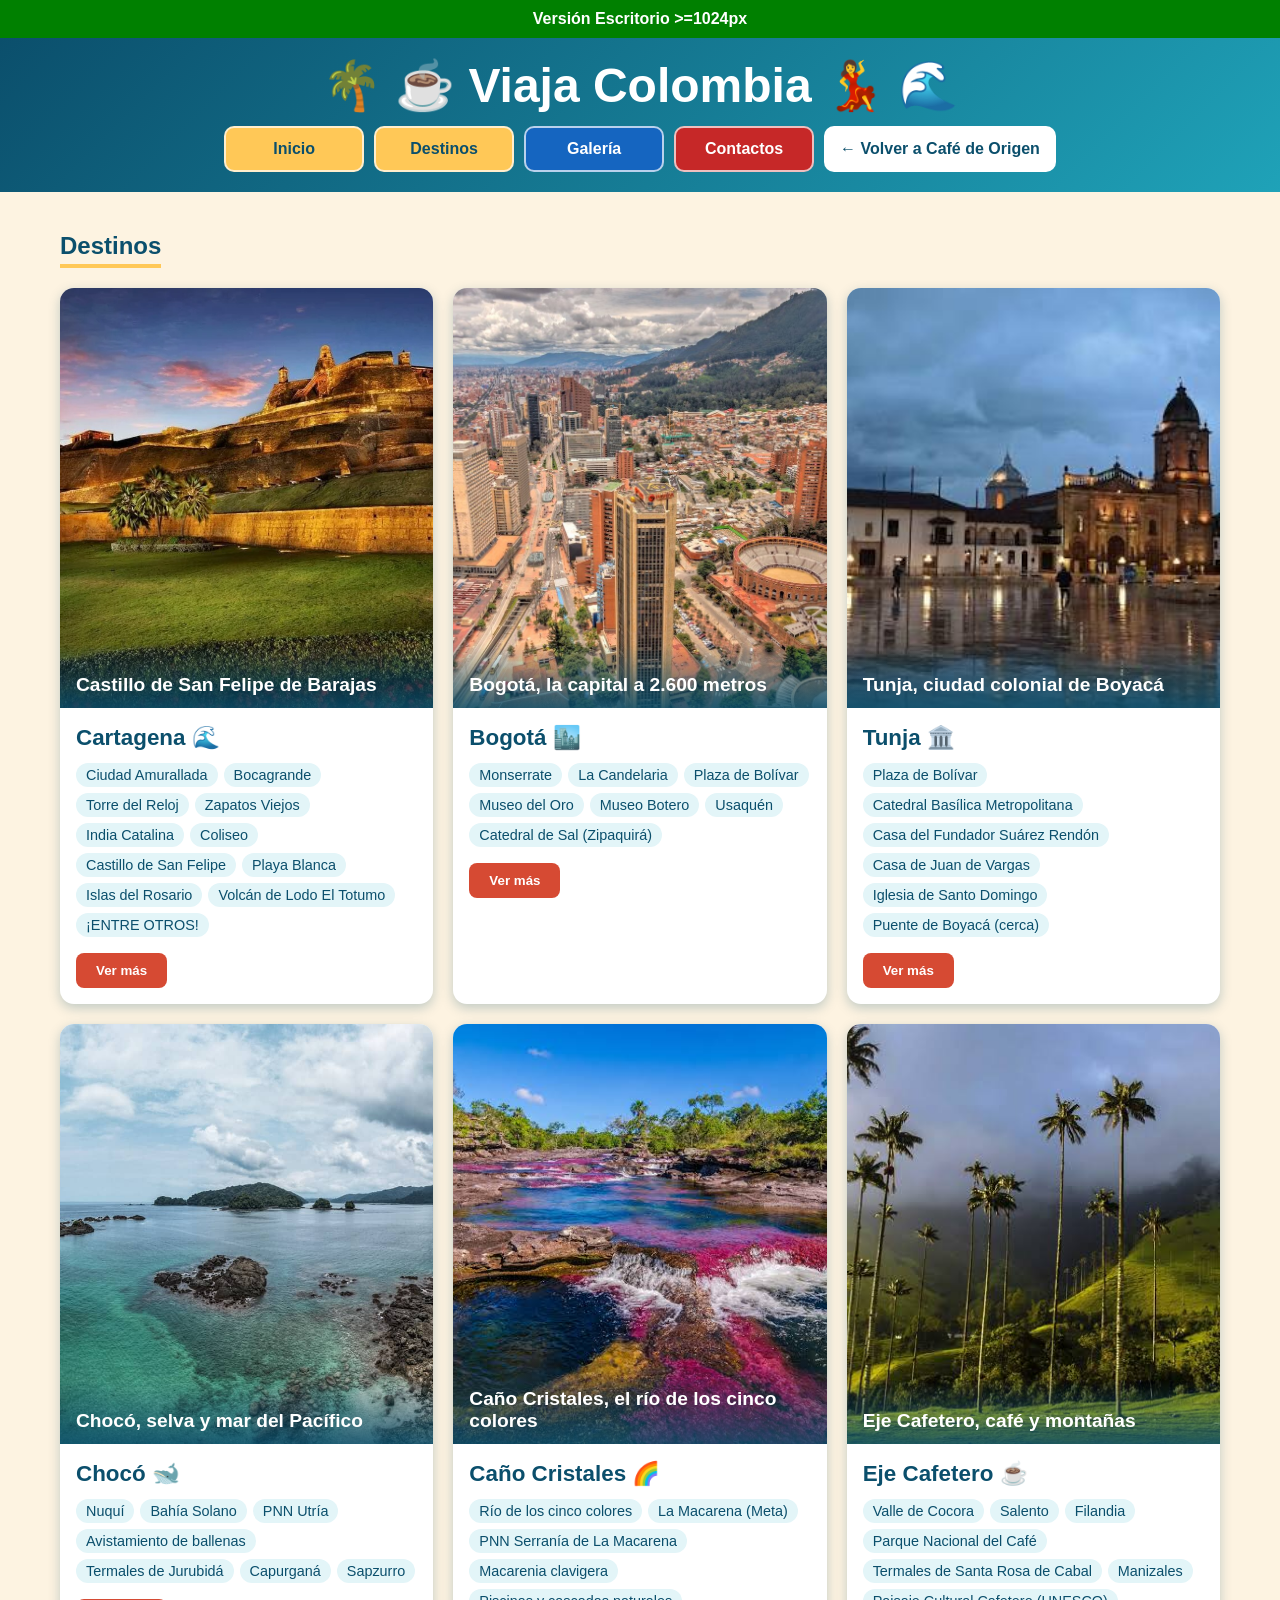
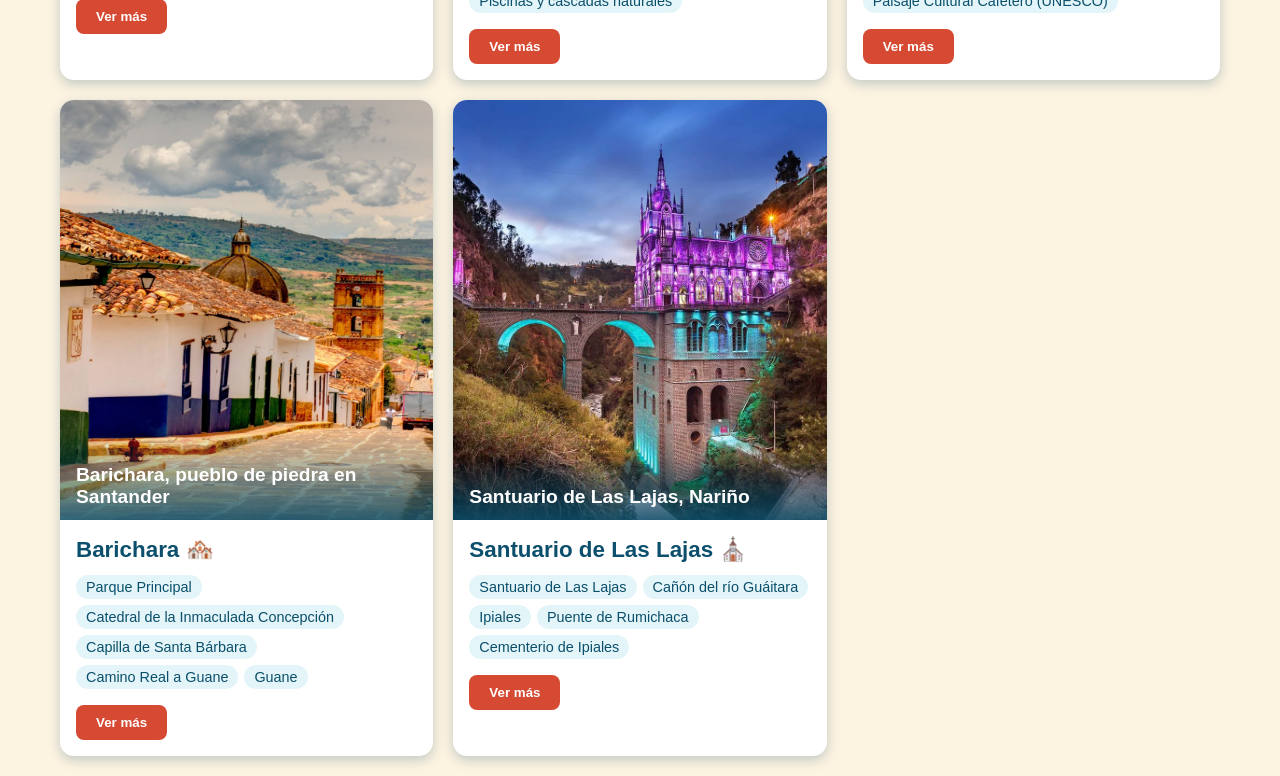
<file: viajacolombia/index.html>
<!DOCTYPE html>
<html lang="es">
<head>
    <meta charset="UTF-8">
    <meta name="viewport" content="width=device-width, initial-scale=1.0">
    <title>ViajaColombia</title>
    <link rel="stylesheet" href="estilo.css">
</head>
<body>
    <p class="mensaje"></p>
    
    <header class="encabezado">
    <h2 class="logo">🌴 ☕ Viaja Colombia 💃 🌊</h2>
    <nav class="menu">
        <a href="#">Inicio</a>
        <a href="#">Destinos</a>
        <a href="#">Galería</a>
        <a href="#">Contactos</a>
        <a href="../index.html">← Volver a Café de Origen</a>
    </nav>
    </header>
    
    <main class="contenido">
       <h2 class="seccion-titulo">Destinos</h2>

       <section class="destinos">
           <article class="tarjeta">
            <figure class="foto">
                <img class="imagen" src="IMG//Castillo.webp"
                     alt="Castillo frente al mar en Cartagena">
                    <figcaption>Castillo de San Felipe de Barajas</figcaption>
              </figure>
              <div class="tarjeta-cuerpo">
                   <h3>Cartagena 🌊</h3>
                   <ul class="lugares">
                       <li>Ciudad Amurallada</li>
                       <li>Bocagrande</li>
                       <li>Torre del Reloj</li>
                       <li>Zapatos Viejos</li>
                       <li>India Catalina</li>
                       <li>Coliseo</li>
                       <li>Castillo de San Felipe</li>
                       <li>Playa Blanca</li>
                       <li>Islas del Rosario</li>
                       <li>Volcán de Lodo El Totumo</li>
                       <li>¡ENTRE OTROS!</li>
                   </ul>
                   <button class="boton">Ver más</button>
               </div>
           </article> 
                       <article class="tarjeta">
                <figure class="foto">
                    <img class="imagen" src="IMG/bogota.jpeg"
                         alt="Vista de Bogotá y los cerros orientales">
                    <figcaption>Bogotá, la capital a 2.600 metros</figcaption>
                </figure>
                <div class="tarjeta-cuerpo">
                    <h3>Bogotá 🏙️</h3>
                    <ul class="lugares">
                        <li>Monserrate</li>
                        <li>La Candelaria</li>
                        <li>Plaza de Bolívar</li>
                        <li>Museo del Oro</li>
                        <li>Museo Botero</li>
                        <li>Usaquén</li>
                        <li>Catedral de Sal (Zipaquirá)</li>
                    </ul>
                    <button class="boton">Ver más</button>
                </div>
            </article>

            <article class="tarjeta">
                <figure class="foto">
                    <img class="imagen" src="IMG/tunja.jpeg"
                         alt="Centro histórico de Tunja">
                    <figcaption>Tunja, ciudad colonial de Boyacá</figcaption>
                </figure>
                <div class="tarjeta-cuerpo">
                    <h3>Tunja 🏛️</h3>
                    <ul class="lugares">
                        <li>Plaza de Bolívar</li>
                        <li>Catedral Basílica Metropolitana</li>
                        <li>Casa del Fundador Suárez Rendón</li>
                        <li>Casa de Juan de Vargas</li>
                        <li>Iglesia de Santo Domingo</li>
                        <li>Puente de Boyacá (cerca)</li>
                    </ul>
                    <button class="boton">Ver más</button>
                </div>
            </article>

            <article class="tarjeta">
                <figure class="foto">
                    <img class="imagen" src="IMG/choco.jpg"
                         alt="Playa y selva del Pacífico chocoano">
                    <figcaption>Chocó, selva y mar del Pacífico</figcaption>
                </figure>
                <div class="tarjeta-cuerpo">
                    <h3>Chocó 🐋</h3>
                    <ul class="lugares">
                        <li>Nuquí</li>
                        <li>Bahía Solano</li>
                        <li>PNN Utría</li>
                        <li>Avistamiento de ballenas</li>
                        <li>Termales de Jurubidá</li>
                        <li>Capurganá</li>
                        <li>Sapzurro</li>
                    </ul>
                    <button class="boton">Ver más</button>
                </div>
            </article>

            <article class="tarjeta">
                <figure class="foto">
                    <img class="imagen" src="IMG/cano-cristales.jpeg"
                         alt="Caño Cristales con sus colores">
                    <figcaption>Caño Cristales, el río de los cinco colores</figcaption>
                </figure>
                <div class="tarjeta-cuerpo">
                    <h3>Caño Cristales 🌈</h3>
                    <ul class="lugares">
                        <li>Río de los cinco colores</li>
                        <li>La Macarena (Meta)</li>
                        <li>PNN Serranía de La Macarena</li>
                        <li>Macarenia clavigera</li>
                        <li>Piscinas y cascadas naturales</li>
                    </ul>
                    <button class="boton">Ver más</button>
                </div>
            </article>

            <article class="tarjeta">
                <figure class="foto">
                    <img class="imagen" src="IMG/eje-cafetero.jpeg"
                         alt="Paisaje cafetero con montañas verdes">
                    <figcaption>Eje Cafetero, café y montañas</figcaption>
                </figure>
                <div class="tarjeta-cuerpo">
                    <h3>Eje Cafetero ☕</h3>
                    <ul class="lugares">
                        <li>Valle de Cocora</li>
                        <li>Salento</li>
                        <li>Filandia</li>
                        <li>Parque Nacional del Café</li>
                        <li>Termales de Santa Rosa de Cabal</li>
                        <li>Manizales</li>
                        <li>Paisaje Cultural Cafetero (UNESCO)</li>
                    </ul>
                    <button class="boton">Ver más</button>
                </div>
            </article>

            <article class="tarjeta">
                <figure class="foto">
                    <img class="imagen" src="IMG/barichara.png"
                         alt="Calles y casas blancas de Barichara">
                    <figcaption>Barichara, pueblo de piedra en Santander</figcaption>
                </figure>
                <div class="tarjeta-cuerpo">
                    <h3>Barichara 🏘️</h3>
                    <ul class="lugares">
                        <li>Parque Principal</li>
                        <li>Catedral de la Inmaculada Concepción</li>
                        <li>Capilla de Santa Bárbara</li>
                        <li>Camino Real a Guane</li>
                        <li>Guane</li>
                    </ul>
                    <button class="boton">Ver más</button>
                </div>
            </article>

            <article class="tarjeta">
                <figure class="foto">
                    <img class="imagen" src="IMG/las-lajas.webp"
                         alt="Santuario de Las Lajas sobre el cañón">
                    <figcaption>Santuario de Las Lajas, Nariño</figcaption>
                </figure>
                <div class="tarjeta-cuerpo">
                    <h3>Santuario de Las Lajas ⛪</h3>
                    <ul class="lugares">
                        <li>Santuario de Las Lajas</li>
                        <li>Cañón del río Guáitara</li>
                        <li>Ipiales</li>
                        <li>Puente de Rumichaca</li>
                        <li>Cementerio de Ipiales</li>
                    </ul>
                    <button class="boton">Ver más</button>
                </div>
            </article>
       </section>
   </main>
  
</body>
</html>
</file>
<file: viajacolombia/estilo.css>
:root {
    --arena: #fdf3e1;
    --turquesa: #1fa2b8;
    --mar: #0b4f6c;
    --coral: #d64a33;
    --sol: #ffc857;
    --texto: #12343b;
}

* {
    box-sizing: border-box;
}

body {
    font-family: Arial, Helvetica, sans-serif;
    margin: 0;
    background-color: var(--arena);
    color: var(--texto);
}

/* Banner de prueba de tamaños (puedes borrarlo al terminar) */
.mensaje {
    margin: 0;
    padding: 10px;
    text-align: center;
    font-weight: bold;
    background-color: red;
    color: white;
}

.mensaje::after {
    content: "Versión Celular < 764px";
}

/* Encabezado y menú */
.encabezado {
    background: linear-gradient(135deg, var(--mar), var(--turquesa));
    color: white;
    padding: 20px;
    text-align: center;
}

.logo {
    margin: 0 0 12px;
    font-size: 1.6rem;
}

.menu {
    display: flex;
    flex-direction: column;
    gap: 10px;
    max-width: 400px;
    margin: 0 auto;

}

.menu a {
    display: block;
    text-align: center;
    text-decoration: none;
    font-weight: bold;
    padding: 12px 14px;
    border-radius: 10px;
    border: 2px solid rgba(255, 255, 255, 0.7);
}
.menu a:nth-child(1) {
    background-color: var(--sol);
    color: var(--mar);
}

.menu a:nth-child(2) {
    background-color: var(--sol);
    color: var(--mar);
}

.menu a:nth-child(3) {
    background-color: #1565c0;
    color: var(--white);
}

.menu a:nth-child(4) {
    background-color: #c62828;
    color: white;
}
.menu a:nth-child(5) {
    background-color: white;
    color: var(--mar);
}
.menu a:hover,
.menu a:focus {
      transform: translateY(-2px);
    box-shadow: 0 4px 10px rgba(0, 0, 0, 0.35);
}


.contenido {
    max-width: 1200px;
    margin: 0 auto;
    padding: 20px;
}

.seccion-titulo {
    display: inline-block;
    color: var(--mar);
    border-bottom: 4px solid var(--sol);
    padding-bottom: 4px;
}

.destinos {
    display: grid;
    grid-template-columns: repeat(auto-fit, minmax(320px, 1fr));
    gap: 20px;
}


.tarjeta {
    background-color: white;
    border-radius: 14px;
    overflow: hidden;
    box-shadow: 0 4px 12px rgba(11, 79, 108, 0.25);
}

.foto {
    margin: 0;
    position: relative;
}

.imagen {
    display: block;
    width: 100%;
    height: clamp(220px, 40vw, 420px);
    object-fit: cover;
    background-color: var(--turquesa);
}

.foto figcaption {
    position: absolute;
    left: 0;
    right: 0;
    bottom: 0;
    padding: 30px 16px 12px;
    color: white;
    font-weight: bold;
    font-size: 1.2rem;
    background: linear-gradient(to top, rgba(11, 79, 108, 0.85), transparent);
}

.tarjeta-cuerpo {
    padding: 16px;
}

.tarjeta h3 {
    margin: 0 0 12px;
    color: var(--mar);
    font-size: 1.4rem;
}

.lugares {
    list-style: none;
    margin: 0 0 16px;
    padding: 0;
    display: flex;
    flex-wrap: wrap;
    gap: 6px;
}

.lugares li {
    background-color: #e3f5f8;
    color: var(--mar);
    padding: 4px 10px;
    border-radius: 14px;
    font-size: 0.9rem;
}

.boton {
    background-color: var(--coral);
    color: white;
    border: none;
    padding: 10px 20px;
    border-radius: 8px;
    font-weight: bold;
    cursor: pointer;
}

.boton:hover {
    background-color: #b83a26;
}


@media (min-width: 768px) {
    .mensaje {
        background-color: orange;
    }
    .mensaje::after {
        content: "Versión Tablet: 768px a 1023px";
    }
    .logo {
        font-size: 2.2rem;
    }
      .menu {
        flex-direction: row;
        flex-wrap: wrap;
        justify-content: center;
        max-width: none;
    }
    .menu a {
        min-width: 140px;
    }
}


@media (min-width: 1024px) {
    .mensaje {
        background-color: green;
    }
    .mensaje::after {
        content: "Versión Escritorio >=1024px";
    }
    .logo {
        font-size: 3rem;
    }
}
</file>
